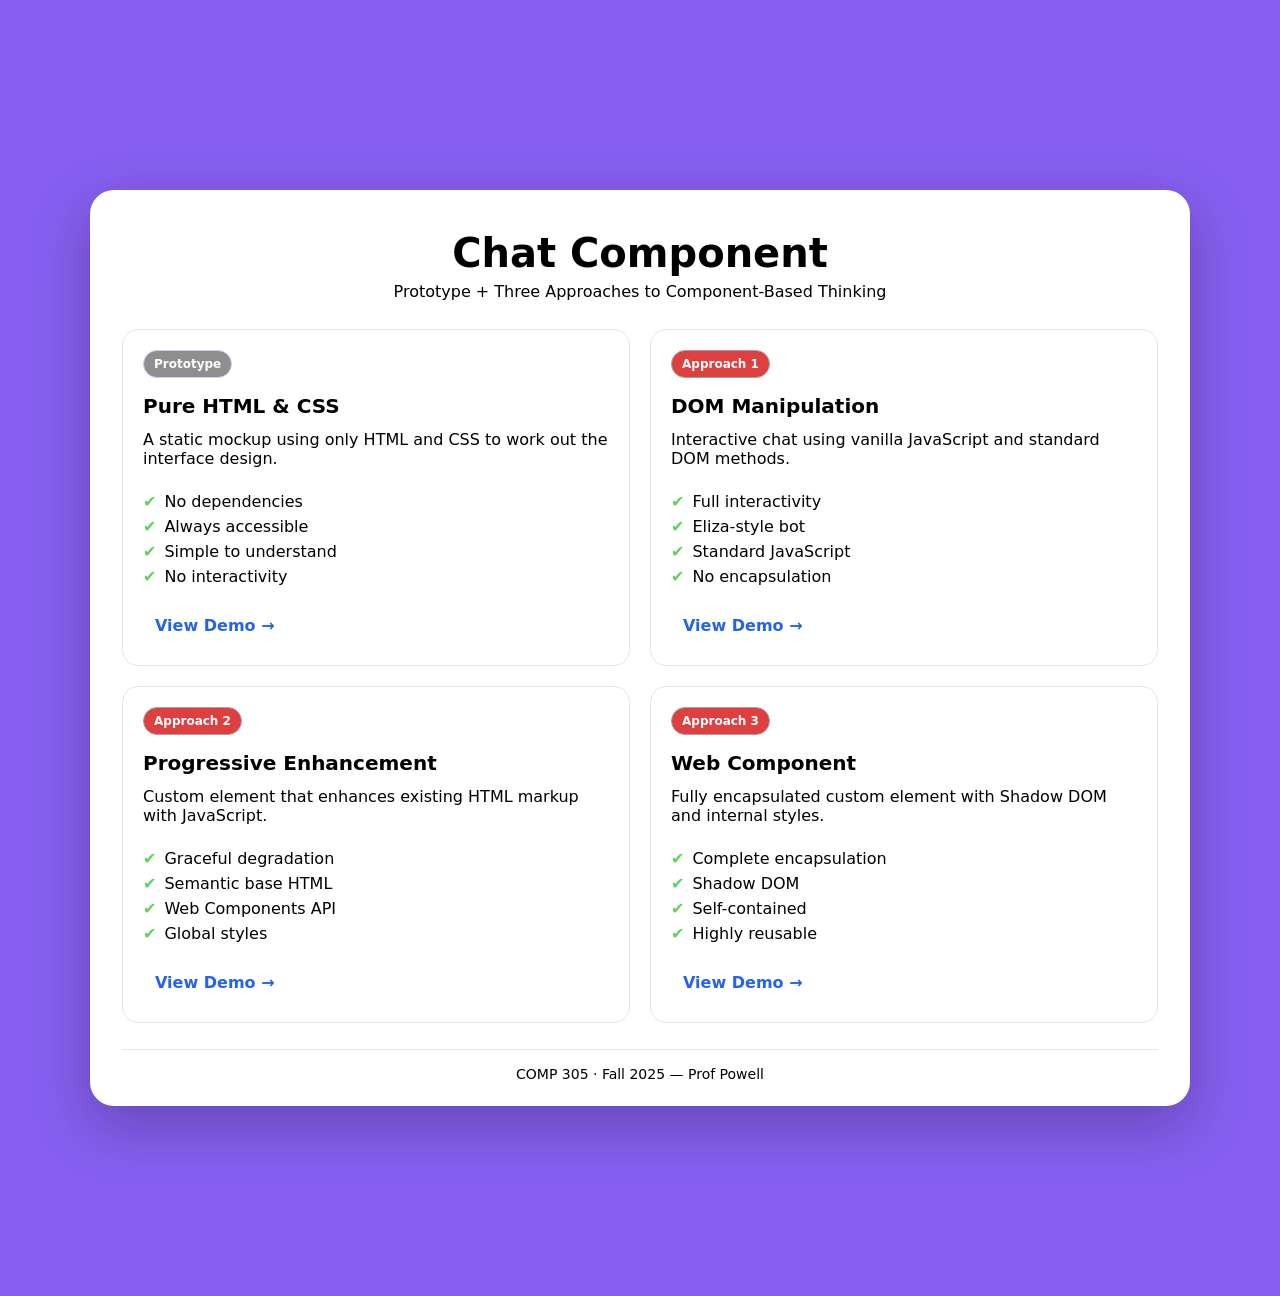
<file: index.html>
<!doctype html>
<html lang="en">
<head>
  <meta charset="utf-8" />
  <meta name="viewport" content="width=device-width, initial-scale=1" />
  <title>Lab 6 - Component Approaches</title>
  <link rel="icon" href="data:," />
  <link rel="stylesheet" href="styles.css" />
</head>
<body>
  <main class="wrap">
    <header>
      <h1 id="title">Chat Component</h1>
      <p>Prototype + Three Approaches to Component-Based Thinking</p>
    </header>

    <section class="grid">
      <!-- Prototype -->
      <article class="card">
        <span class="badge">Prototype</span>
        <h2>Pure HTML &amp; CSS</h2>
        <p class="lede">A static mockup using only HTML and CSS to work out the interface design.</p>
        <ul class="bullets" aria-label="Highlights">
          <li><span class="check">✔</span> No dependencies</li>
          <li><span class="check">✔</span> Always accessible</li>
          <li><span class="check">✔</span> Simple to understand</li>
          <li><span class="check">✔</span> No interactivity</li>
        </ul>
        <div class="actions">
          <a class="demo" href="chat-prototype-html-css/index.html">View Demo →</a>
        </div>
      </article>

      <!-- Approach 1 -->
      <article class="card">
        <span class="badge approach1">Approach 1</span>
        <h2>DOM Manipulation</h2>
        <p class="lede">Interactive chat using vanilla JavaScript and standard DOM methods.</p>
        <ul class="bullets">
          <li><span class="check">✔</span> Full interactivity</li>
          <li><span class="check">✔</span> Eliza-style bot</li>
          <li><span class="check">✔</span> Standard JavaScript</li>
          <li><span class="check">✔</span> No encapsulation</li>
        </ul>
        <div class="actions">
          <a class="demo" href="chat-dom/index.html">View Demo →</a>
        </div>
      </article>

      <!-- Approach 2 -->
      <article class="card">
        <span class="badge approach2">Approach 2</span>
        <h2>Progressive Enhancement</h2>
        <p class="lede">Custom element that enhances existing HTML markup with JavaScript.</p>
        <ul class="bullets">
          <li><span class="check">✔</span> Graceful degradation</li>
          <li><span class="check">✔</span> Semantic base HTML</li>
          <li><span class="check">✔</span> Web Components API</li>
          <li><span class="check">✔</span> Global styles</li>
        </ul>
        <div class="actions">
          <a class="demo" href="chat-webcomponent-pe/index.html">View Demo →</a>
        </div>
      </article>

      <!-- Approach 3 -->
      <article class="card">
        <span class="badge approach3">Approach 3</span>
        <h2>Web Component</h2>
        <p class="lede">Fully encapsulated custom element with Shadow DOM and internal styles.</p>
        <ul class="bullets">
          <li><span class="check">✔</span> Complete encapsulation</li>
          <li><span class="check">✔</span> Shadow DOM</li>
          <li><span class="check">✔</span> Self-contained</li>
          <li><span class="check">✔</span> Highly reusable</li>
        </ul>
        <div class="actions">
          <a class="demo" href="chat-webcomponent-gd/index.html">View Demo →</a>
        </div>
      </article>
    </section>

    <footer>
      COMP 305 &middot; Fall 2025 — Prof Powell
    </footer>
  </main>
</body>
</html>
</file>
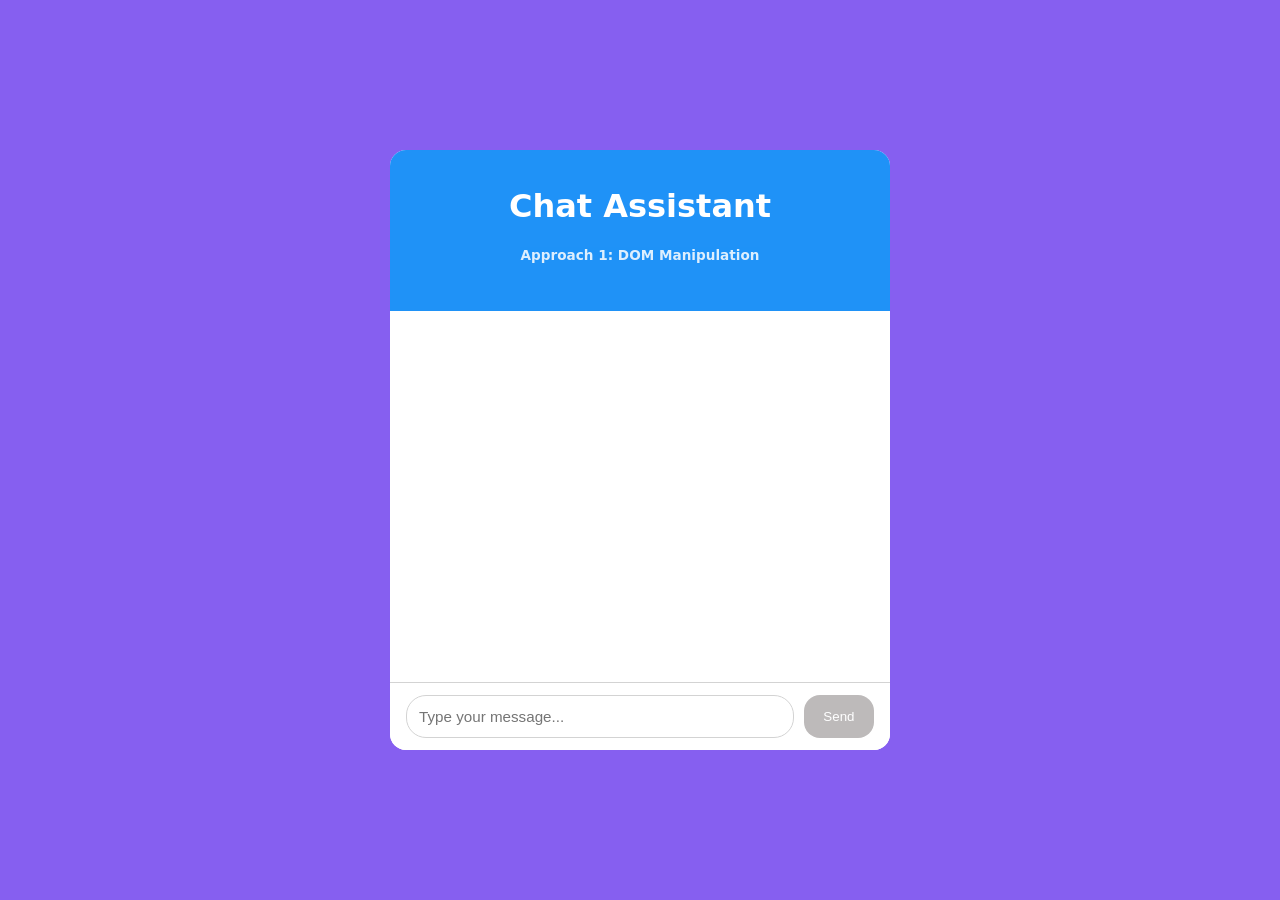
<file: chat-dom/index.html>
<!DOCTYPE html>
<html lang="en">
  <head>
    <meta charset="UTF-8" />
    <meta name="viewport" content="width=device-width, initial-scale=1.0" />
    <title>Chat DOM Manipulation</title>
    <link rel="stylesheet" href="styles.css" />
    <script type="module" src="script.js" defer></script>
  </head>
  <body>
    <main class="chat-interface">
      <header class="chat-header">
        <h1>Chat Assistant</h1>
        <h6 class="sub-title">Approach 1: DOM Manipulation</h6>
      </header>
      <!--Leaves the Messages empty to allow DOM manipulation to structure interface -->
      <section class="messages" id="messages"></section>

      <form class="input">
        <input
          class="user-input"
          type="text"
          placeholder="Type your message..."
        />
        <button id="send-button" type="submit">Send</button>
      </form>
    </main>
  </body>
</html>
</file>
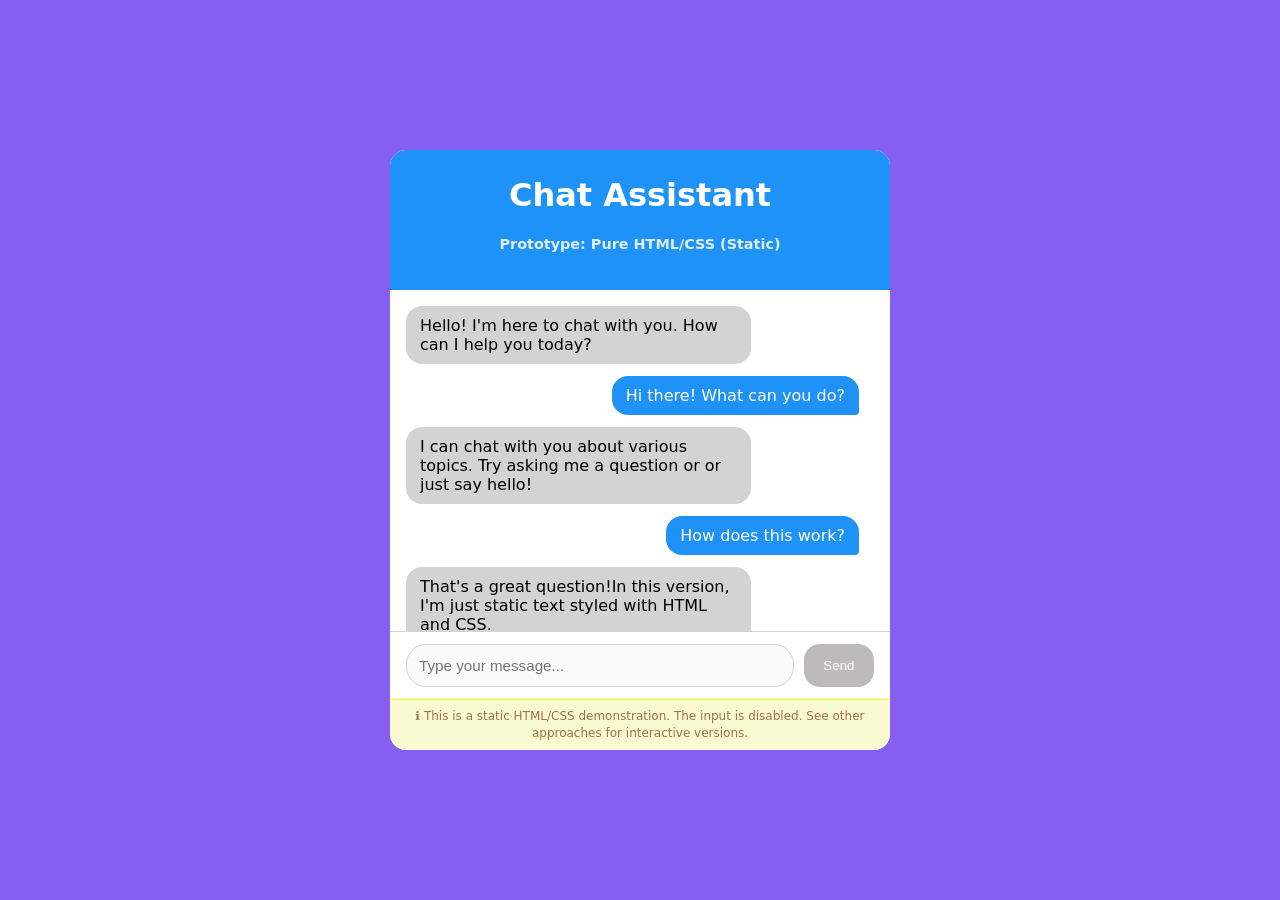
<file: chat-prototype-html-css/index.html>
<!DOCTYPE html>
<html lang="en">
<head>
    <meta charset="UTF-8">
    <meta name="viewport" content="width=device-width, initial-scale=1.0">
    <title>Chat Prototype(Pure HTML &CSS)</title>
    <link rel="stylesheet" href="styles.css">
</head>
<body>
    <main class="chat-interface">
        <header class="chat-header">
            <h1>Chat Assistant</h1>
            <h6 class="sub-title">Prototype: Pure HTML/CSS (Static)</h6>
        </header>
        <section class="messages">
            <div class="message-bot">
                <div class="bubble">Hello! I'm here to chat with you. How can I help you today?</div>
            </div>
            <div class="user">
                <div class="bubble">Hi there! What can you do?</div>
            </div>
            <div class="message-bot">
                <div class="bubble">I can chat with you about various topics. Try asking me a question or
                    or just say hello!</div>
                </div>
            <div class="user">
                <div class="bubble">How does this work?</div>
            </div>
            <div class="message-bot">
                <div class="bubble">
                    That's a great question!In this version, I'm just static text styled with HTML
                    and CSS.
                </div>
            </div>
        </section>

        <form class="input">
            <input type="text" placeholder="Type your message..." disabled>
            <button type="submit" disabled>Send</button>
        </form>
        <footer class="info">
            <p>
                ℹ️ This is a static HTML/CSS demonstration. The input is disabled. See other approaches for
                interactive versions. 
            </p>
        </footer>
    </main>
</body>
</html>
</file>
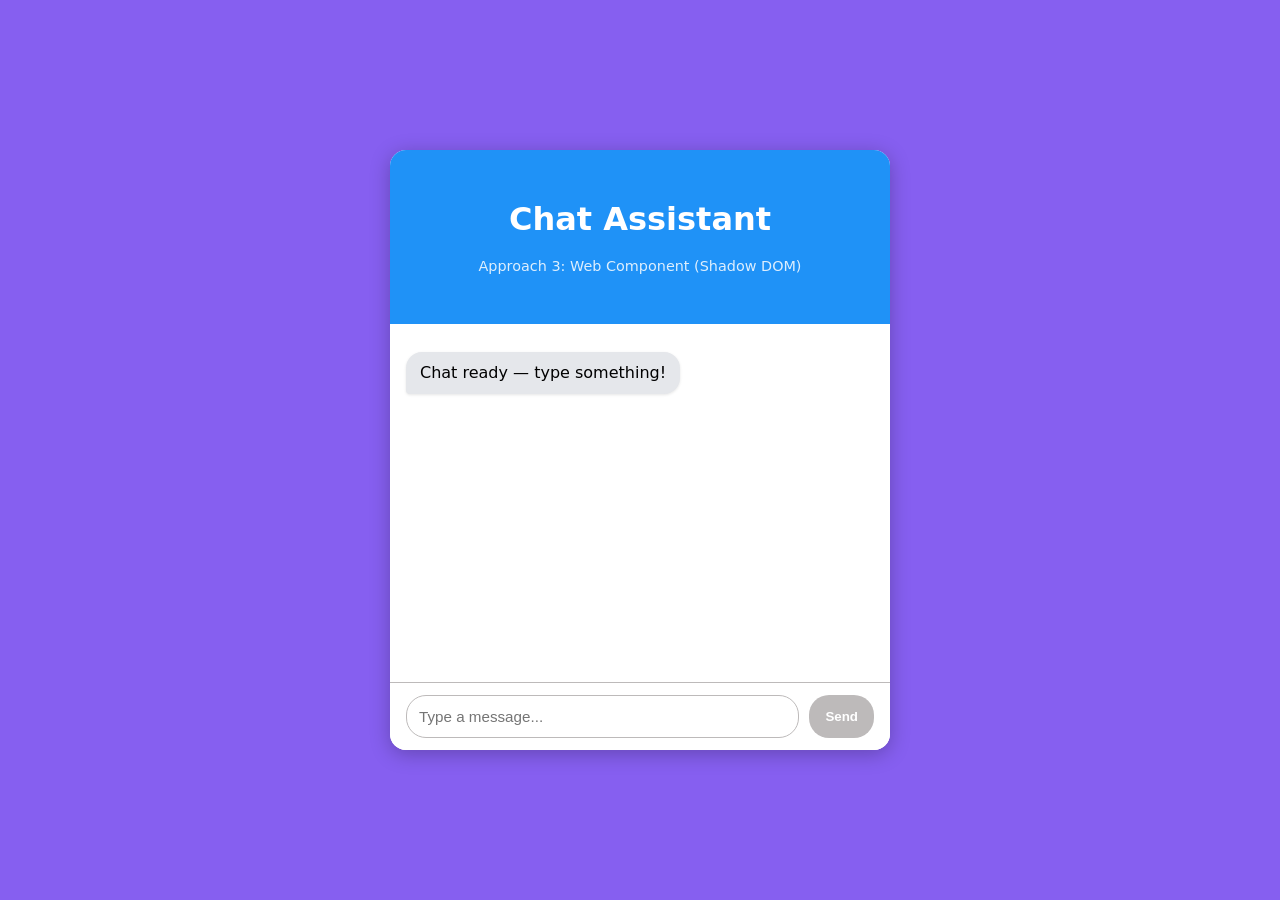
<file: chat-webcomponent-gd/index.html>
<!DOCTYPE html>
<html lang="en">
  <head>
    <meta charset="utf-8" />
    <title>Chat-GD</title>
    <meta name="viewport" content="width=device-width, initial-scale=1" />
    <script type="module" src="chat-component.js" defer></script>
  </head>
  <body
    style="
      margin: 0;
      min-height: 100vh;
      display: grid;
      place-items: center;
      background: rgb(134, 95, 240);
    "
  >
    <!--Custom element for shadow DOM-->
    <chat-interface></chat-interface>
  </body>
</html>
</file>
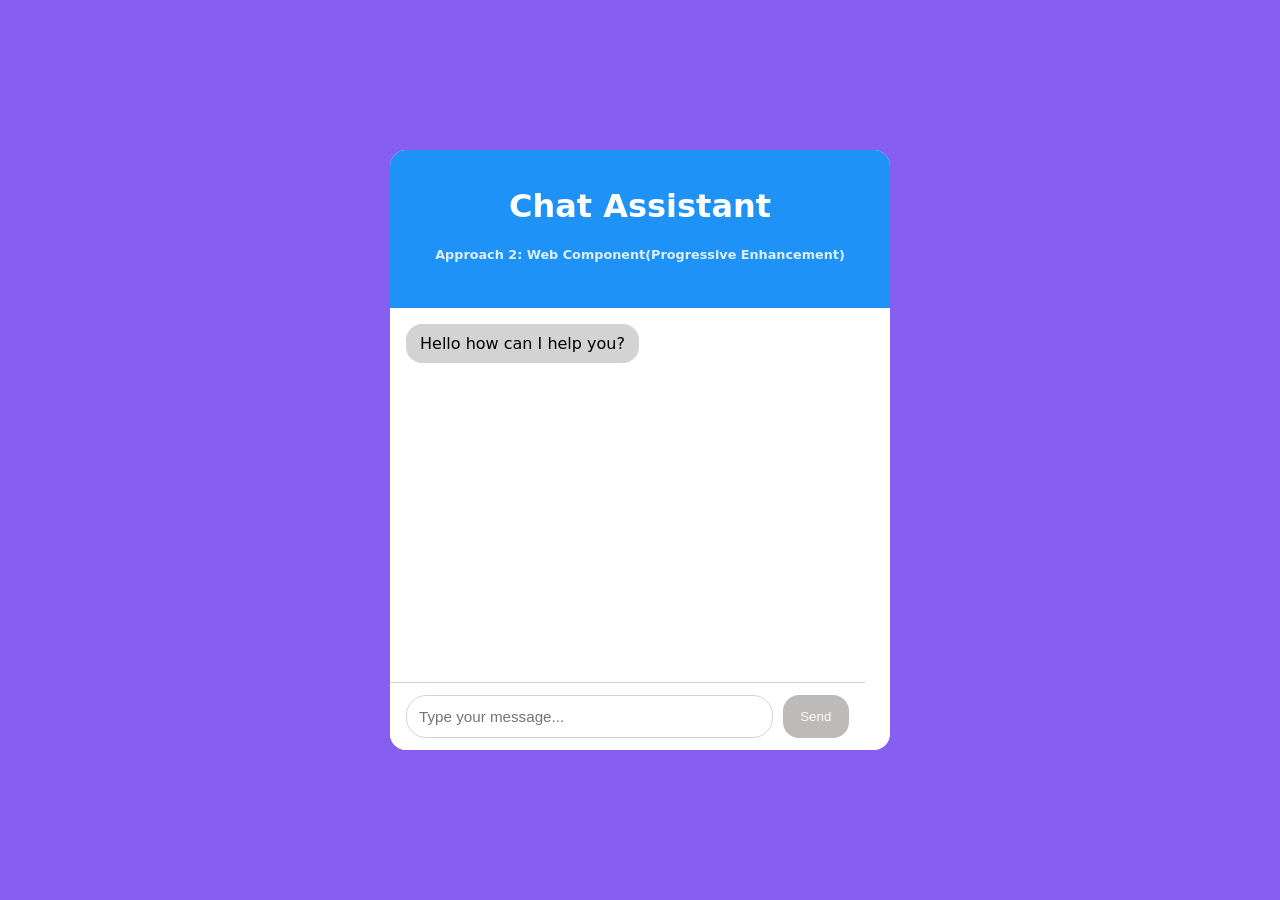
<file: chat-webcomponent-pe/index.html>
<!DOCTYPE html>
<html lang="en">
<head>
    <meta charset="UTF-8">
    <meta name="viewport" content="width=device-width, initial-scale=1.0">
    <title>Chat-Progressive Enhancement </title>
    <link rel="stylesheet" href="styles.css">
    <script type="module" src="chat-component.js" defer></script>
    </head>
    <body>
        
    <main class="chat-interface">
        <header class="chat-header">
            <h1>Chat Assistant</h1>
            <h6 class="sub-title">Approach 2: Web Component(Progressive Enhancement)</h6>
        </header>
    <!--Custom element added here for progressive enhancement-->
<simple-chat class="chat-interface">
    <section class="messages">
        <div class="message-bot">
            <div class="bubble">
                Hello how can I help you?
            </div>
        </div>
    </section>
         <form class="input">
            <input class="user-input" type="text" placeholder="Type your message...">
            <button id= "send-button" type="submit">Send</button>
        </form>
  </simple-chat>
    </main>
    </body>
</html>
</file>
<file: styles.css>
:root {
  --mainbg: rgb(134, 95, 240);
  --bg1: rgb(100, 103, 242);
  --bg2: rgb(59, 130, 246);
  --bg3: rgb(37, 99, 235);
  --card: white;
  --text: black;
  --subtext: lightgrey;
  --line: rgb(226, 232, 240);
  --accent: rgb(37, 99, 235);
  --checks: rgb(16, 185, 129);
  --radius: 16px;
}

* {
  box-sizing: border-box;
}
html,
body {
  height: 120%;
  margin: 0;
}

body {
  font-family: system-ui, -apple-system, Segoe UI, Roboto, Helvetica, Arial,
    sans-serif;
  color: var(--ink);
  background: var(--mainbg);
  display: flex;
  align-items: center;
  justify-content: center;
  padding: 32px;
}

.wrap {
  width: min(1100px, 95vw);
  background: var(--card);
  border-radius: 24px;
  box-shadow: 0 20px 60px rgba(0, 0, 0, 0.25);
  padding: 40px 32px 24px;
}

header {
  text-align: center;
  margin-bottom: 28px;
}
header h1 {
  margin: 0 0 6px;
  font-size: clamp(28px, 3.2vw, 40px);
}
header p {
  margin: 0;
  color: var(--muted);
  font-weight: 500;
}

.grid {
  display: grid;
  gap: 20px;
  grid-template-columns: repeat(2, 1fr);
  grid-template-rows: repeat(2, auto);
  justify-content: center;
  align-items: start;
  margin-top: 24px;
}

.card {
  background: white;
  border: 1px solid var(--line);
  border-radius: var(--radius);
  padding: 20px;
  display: flex;
  flex-direction: column;
  gap: 12px;
}

.badge {
  align-self: flex-start;
  background: rgb(143, 142, 142);
  color: white;
  border: 1px solid #c7d2fe;
  font-size: 12px;
  font-weight: 700;
  padding: 6px 10px;
  border-radius: 999px;
}

.badge.approach1 {
  background: rgb(222, 64, 64);
  color: white;
  border-color: rgb(165, 164, 162);
}
.badge.approach2 {
  background: rgb(222, 64, 64);
  color: white;
  border-color: rgb(165, 164, 162);
}
.badge.approach3 {
  background: rgb(222, 64, 64);
  color: white;
  border-color: rgb(165, 164, 162);
}

.card h2 {
  margin: 4px 0 0;
  font-size: 20px;
}
.card p.lede {
  margin: 0;
  color: var(--muted);
}

ul.bullets {
  list-style: none;
  padding-left: 0;
  margin: 6px 0 2px;
}

ul.bullets li {
  display: flex;
  gap: 8px;
  align-items: flex-start;
  margin: 6px 0;
  color: black;
}

ul.bullets li .check {
  color: rgb(91, 212, 91);
  font-weight: 900;
}



.actions {
  margin-top: auto;
}

.demo {
  display: inline-flex;
  align-items: center;
  gap: 8px;
  padding: 10px 12px;
  text-decoration: none;
  color: var(--accent);
  font-weight: 600;
}

.demo:hover {
  background: #f8fafc;
}

footer {
  margin-top: 26px;
  padding-top: 16px;
  border-top: 1px solid var(--line);
  color: var(--muted);
  text-align: center;
  font-size: 14px;
}
</file>
<file: chat-dom/styles.css>
/* Global Variables */

:root {
  --background: rgb(134, 95, 240);
  --panel: white;
  --user: rgb(31, 146, 247);
  --text: black;
  --radius: 16px;
  --bot: lightgrey;
}

/*Body styling*/

body {
  font-family: system-ui, sans-serif, monospace;
  background-color: var(--background);
  color: var(--text);
  display: flex;
  justify-content: center;
  align-items: center;
  height: 100vh;
  margin: 0;
}

/*Main chat interface styling and interface header styling*/

.chat-interface {
  width: min(95%, 500px);
  height: 600px;
  background: var(--panel);
  display: flex;
  flex-direction: column;
  border-radius: var(--radius);
  box-shadow: 0 4px 20px rgba(0, 0, 0, 0, 0.25);
  overflow: hidden;
}

.chat-header {
  background: var(--user);
  color: white;
  padding: 16px;
  text-align: center;
}

.sub-title {
  font-size: 0.85rem;
  opacity: 0.85;
  margin-top: 4px;
}

/*Styles the messages and bubbles */

.messages {
  flex: 1;
  overflow-y: scroll;
  scrollbar-gutter: stable;
  padding: 16px;
  display: flex;
  flex-direction: column;
  gap: 12px;
}
.message {
  display: flex;
  align-items: flex-end;
  width: 100%;
}
.message-bot {
  display: flex;
  justify-content: flex-start;
  width: 100%;
}

.user {
  display: flex;
  justify-content: flex-end;
  width: 100%;
}

.bubble {
  max-width: 70%;
  padding: 10px 14px;
  border-radius: var(--radius);
}

.message-bot .bubble {
  background-color: var(--bot);
  color: var(--text);
}

.user .bubble {
  background: var(--user);
  color: white;
  border-bottom-right-radius: 4px;
  border-bottom-left-radius: 16px;
}

/*Styles the input section for the user and the send button  */

.input {
  display: flex;
  gap: 10px;
  padding: 12px 16px;
  background-color: white;
  border-top: 1px solid lightgray;
  font-size: 0.95rem;
}

.input input {
  flex: 1;
  padding: 12px;
  border: 1px solid lightgrey;
  border-radius: 20px;
  font-size: 0.95rem;
}

.input button {
  background: rgb(189, 186, 186);
  color: white;
  border-radius: var(--radius);
  border: none;
  width: 15%;
}

/*Styles the footer message */

.info {
  background: lightgoldenrodyellow;
  border-top: 1px solid yellow;
  text-align: center;
  font-size: 0.75rem;
  padding: 8px 12px;
  color: rgb(161, 113, 71);
}
.info p {
  margin: 0;
  line-height: 1.4;
}
</file>
<file: chat-prototype-html-css/styles.css>
:root {
  --background: rgb(134, 95, 240);
  --panel: white;
  --user: rgb(31, 146, 247);
  --text: black;
  --radius: 16px;
  --bot: lightgrey;
}

/*Body styling*/
body {
  font-family: system-ui, sans-serif, monospace;
  background-color: var(--background);
  color: var(--text);
  display: flex;
  justify-content: center;
  align-items: center;
  height: 100vh;
  margin: 0;
}

/*Main chat interface styling and interface header styling*/
.chat-interface {
  width: min(95%, 500px);
  height: 600px;
  background: var(--panel);
  display: flex;
  flex-direction: column;
  border-radius: var(--radius);
  box-shadow: 0 4px 20px rgba(0, 0, 0, 0, 0.25);
  overflow: hidden;
}


.chat-header {
  background: var(--user);
  color: white;
  padding: 5px;
  text-align: center;
}

.sub-title {
  font-size: 0.9rem;
  opacity: 0.85;
  margin-top: 4px;
}

/*Styles the messages and bubbles */

.messages {
  flex: 1;
  overflow-y: scroll;
  scrollbar-gutter: stable;
  padding: 16px;
  display: flex;
  flex-direction: column;
  gap: 12px;
}
.message {
  display: flex;
  align-items: flex-end;
  width: 100%;
}
.message-bot {
  display: flex;
  justify-content: flex-start;
  width: 100%;
}

.user {
  display: flex;
  justify-content: flex-end;
  width: 100%;
}

.bubble {
  max-width: 70%;
  padding: 10px 14px;
  border-radius: var(--radius);
}

.message-bot .bubble {
  background-color: var(--bot);
  color: var(--text);
}

.user .bubble {
  background: var(--user);
  color: white;
  border-bottom-right-radius: 4px;
  border-bottom-left-radius: 16px;
}

/*Styles the input section for the user and the send button  */

.input {
  display: flex;
  gap: 10px;
  padding: 12px 16px;
  background-color: white;
  border-top: 1px solid lightgray;
  font-size: 0.95rem;
}

.input input {
  flex: 1;
  padding: 12px;
  border: 1px solid lightgrey;
  border-radius: 20px;
  font-size: 0.95rem;
}

.input button {
  background: rgb(189, 186, 186);
  color: white;
  border-radius: var(--radius);
  border: none;
  width: 15%;
}


/*Styles the footer message */
.info {
  background: lightgoldenrodyellow;
  border-top: 1px solid yellow;
  text-align: center;
  font-size: 0.75rem;
  padding: 8px 12px;
  color: rgb(161, 113, 71);
}
.info p {
  margin: 0;
  line-height: 1.4;
}
</file>
<file: chat-webcomponent-pe/styles.css>
:root {
  --background: rgb(134, 95, 240);
  --panel: white;
  --user: rgb(31, 146, 247);
  --text: black;
  --radius: 16px;
  --bot: lightgrey;
}

body {
  font-family: system-ui, sans-serif, monospace;
  background-color: var(--background);
  color: var(--text);
  display: flex;
  justify-content: center;
  align-items: center;
  height: 100vh;
  margin: 0;
}

.chat-interface {
  width: min(95%, 500px);
  height: 600px;
  background: var(--panel);
  display: flex;
  flex-direction: column;
  border-radius: var(--radius);
  box-shadow: 0 4px 20px rgba(0, 0, 0, 0, 0.25);
  overflow: hidden;
}

.chat-header {
  background: var(--user);
  color: white;
  padding: 16px;
  text-align: center;
}

.sub-title {
  font-size: 0.8rem;
  opacity: 0.85;
  margin-top: 4px;
}

.messages {
  flex: 1;
  overflow-y: scroll;
  scrollbar-gutter: stable;
  padding: 16px;
  display: flex;
  flex-direction: column;
  gap: 12px;
}
.message {
  display: flex;
  align-items: flex-end;
  width: 100%;
}
.message-bot {
  display: flex;
  justify-content: flex-start;
  width: 100%;
}

.user {
  display: flex;
  justify-content: flex-end;
  width: 100%;
}

.bubble {
  max-width: 70%;
  padding: 10px 14px;
  border-radius: var(--radius);
}

.message-bot .bubble {
  background-color: var(--bot);
  color: var(--text);
}

.user .bubble {
  background: var(--user);
  color: white;
  border-bottom-right-radius: 4px;
  border-bottom-left-radius: 16px;
}

.input {
  display: flex;
  gap: 10px;
  padding: 12px 16px;
  background-color: white;
  border-top: 1px solid lightgray;
  font-size: 0.95rem;
}

.input input {
  flex: 1;
  padding: 12px;
  border: 1px solid lightgrey;
  border-radius: 20px;
  font-size: 0.95rem;
}

.input button {
  background: rgb(189, 186, 186);
  color: white;
  border-radius: var(--radius);
  border: none;
  width: 15%;
}

.info {
  background: lightgoldenrodyellow;
  border-top: 1px solid yellow;
  text-align: center;
  font-size: 0.75rem;
  padding: 8px 12px;
  color: rgb(161, 113, 71);
}
.info p {
  margin: 0;
  line-height: 1.4;
}
</file>
